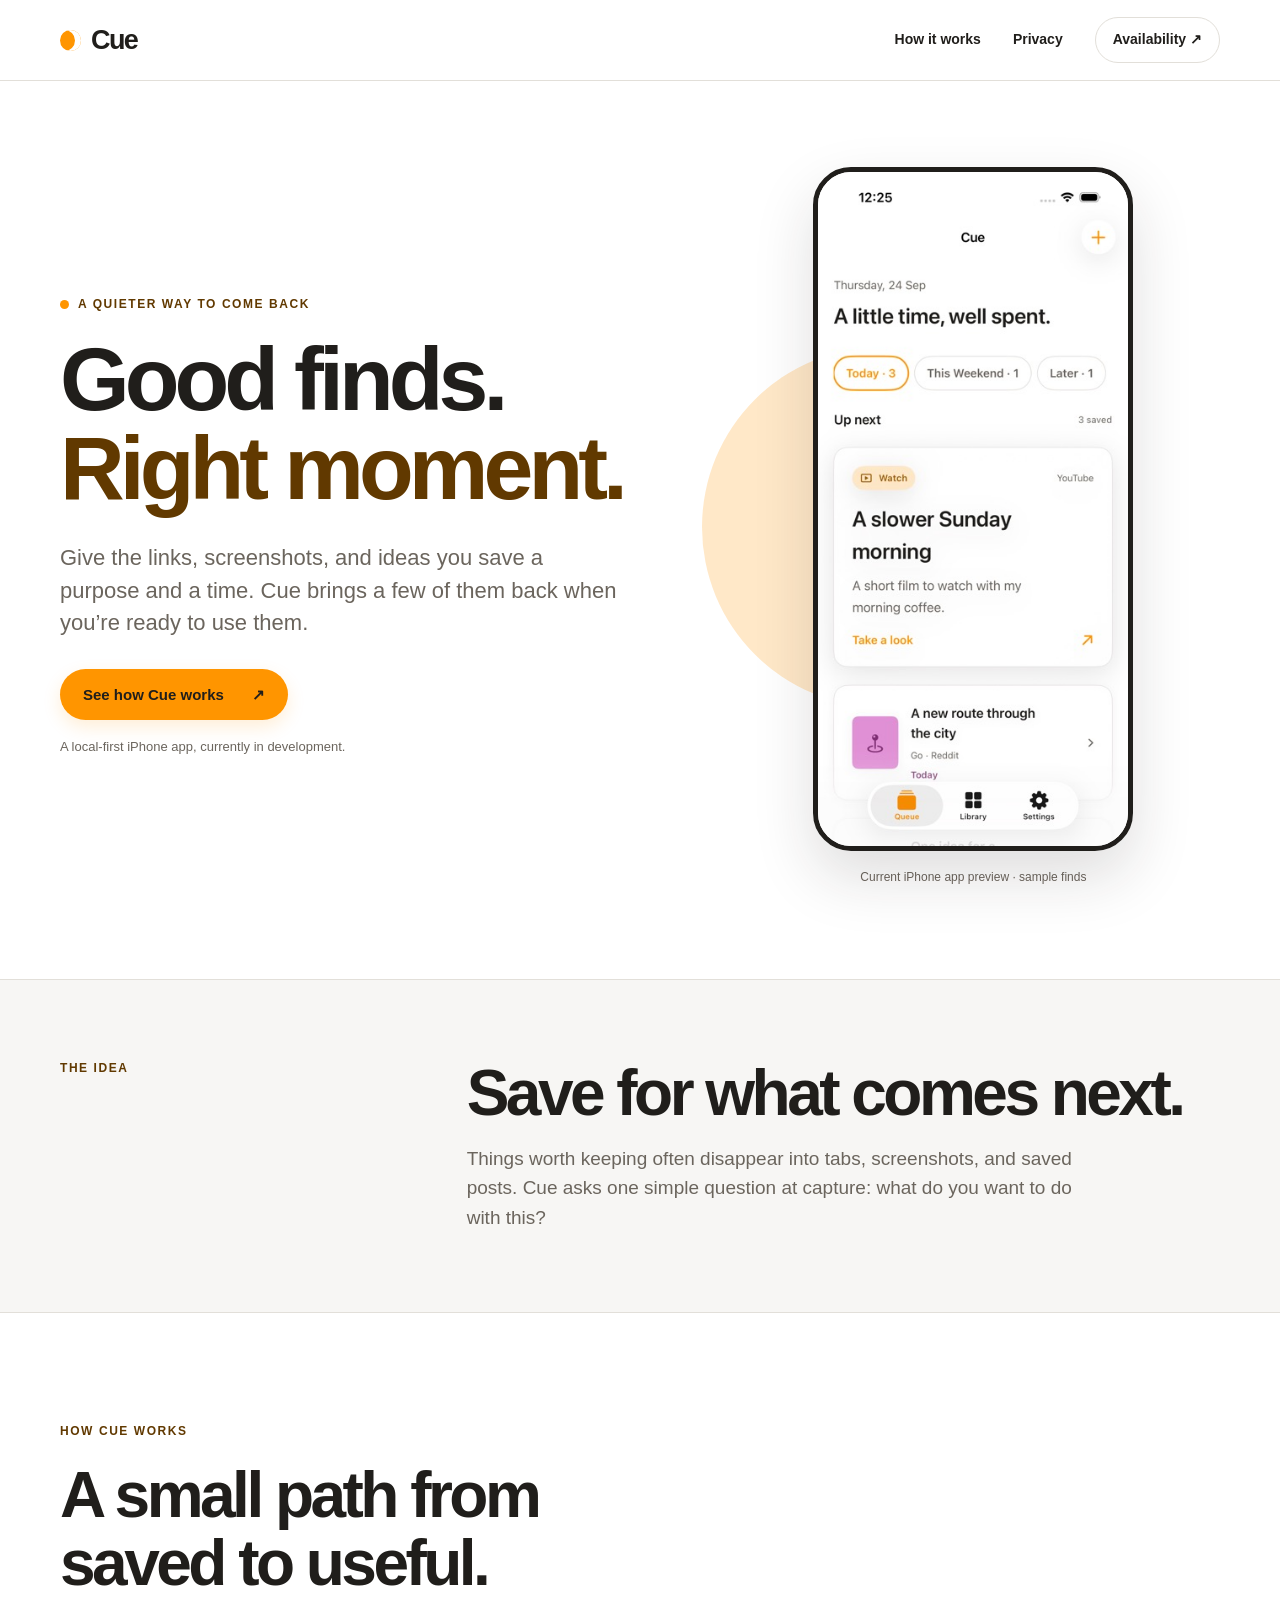
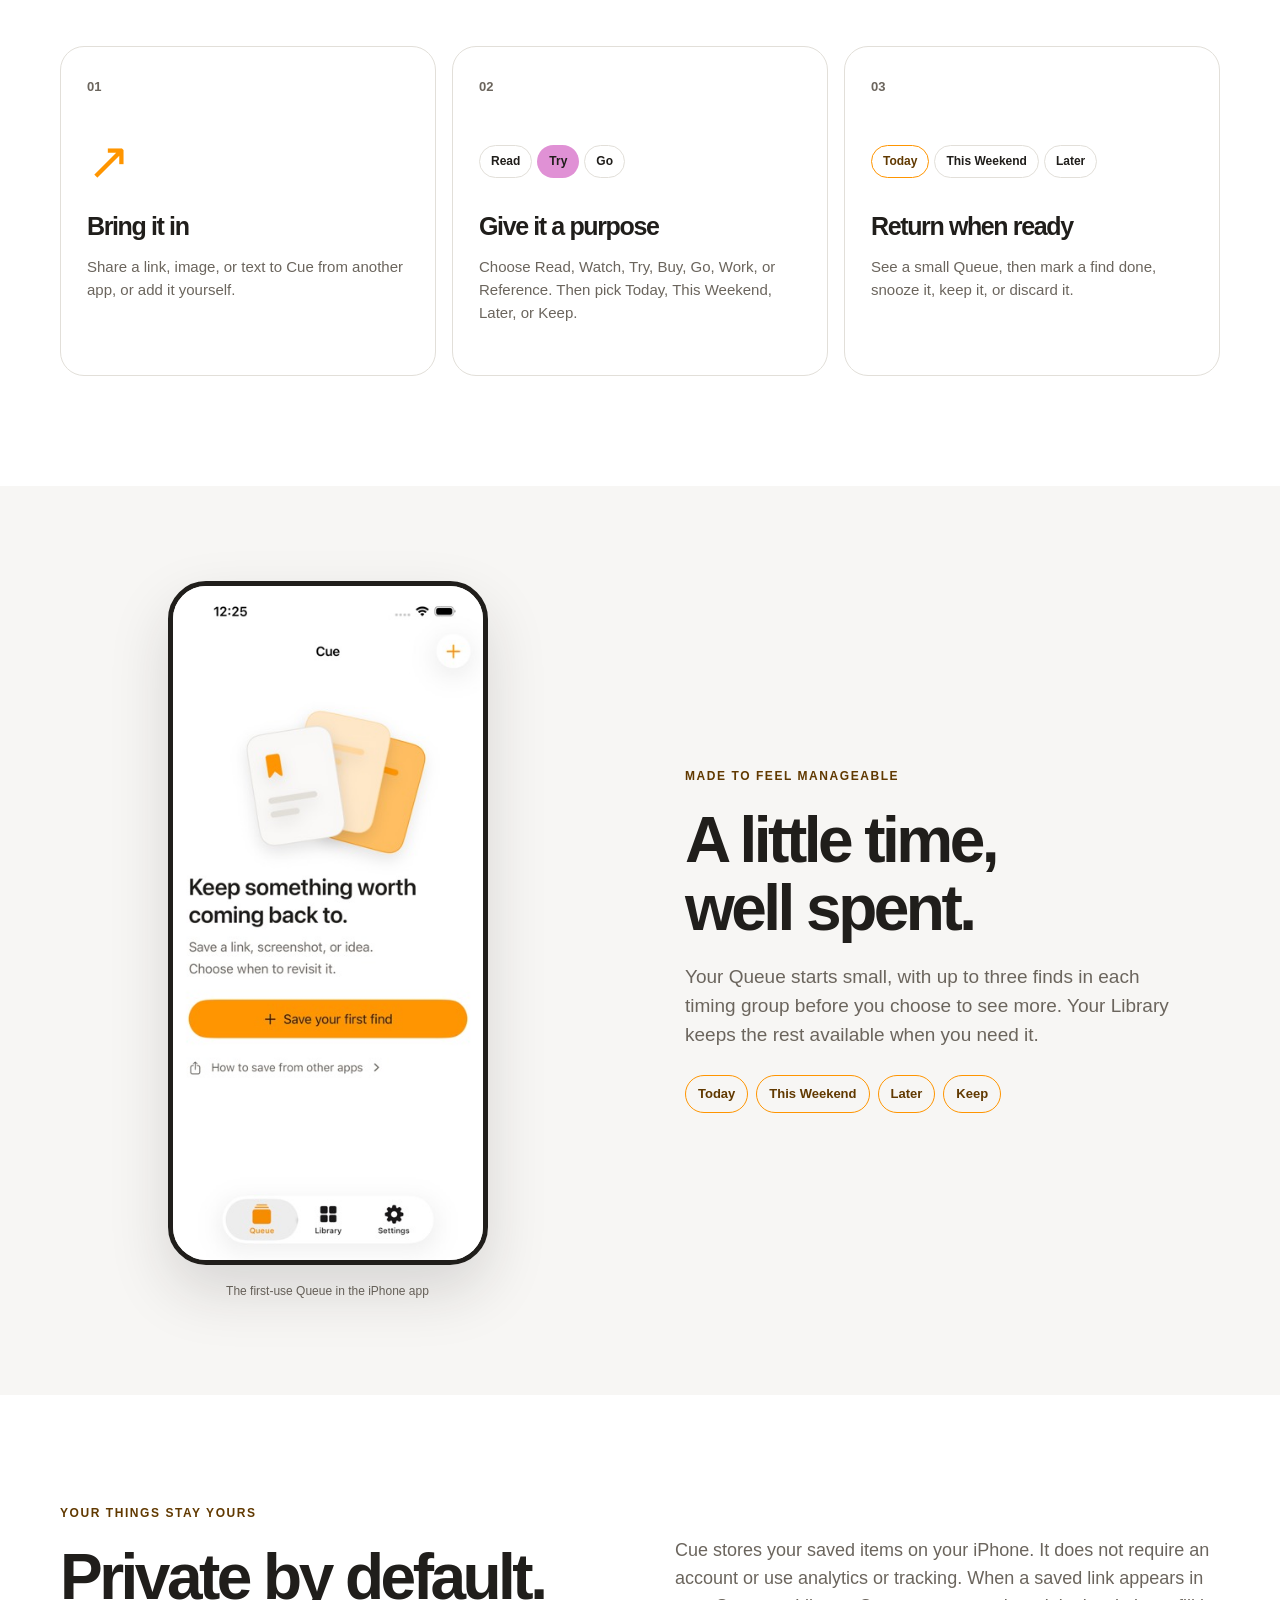
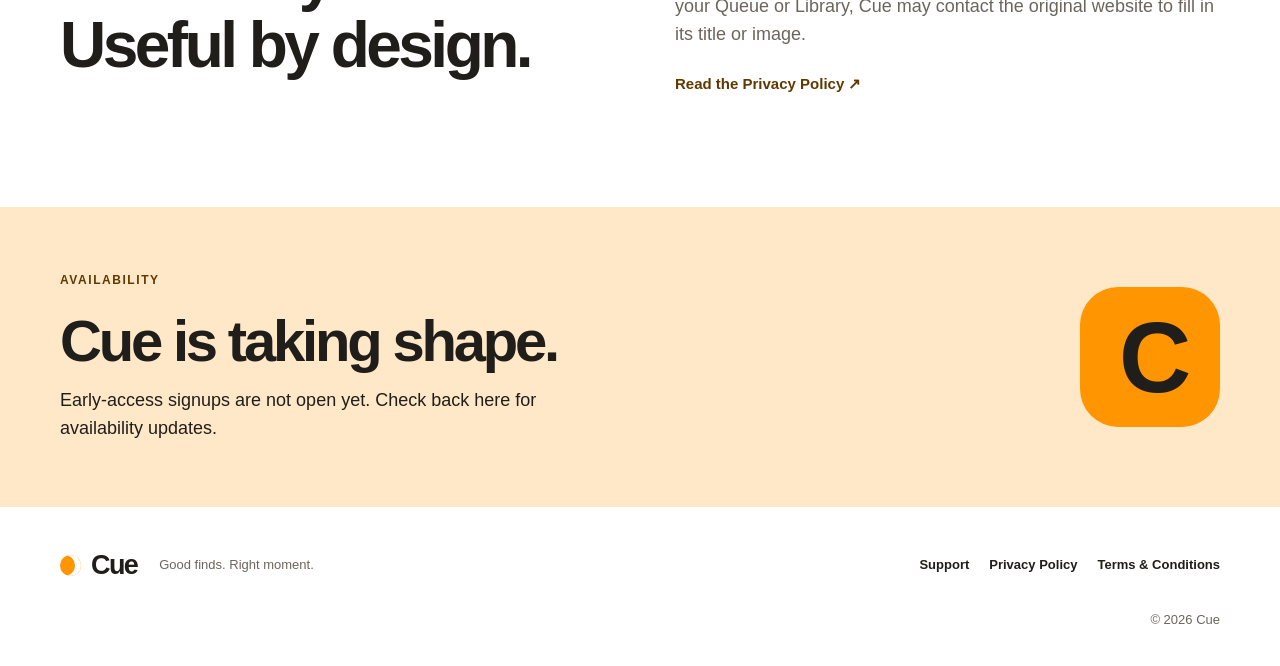
<file: index.html>
<!doctype html>
<html lang="en">
<head>
  <meta charset="UTF-8">
  <meta name="viewport" content="width=device-width, initial-scale=1">
  <meta name="theme-color" content="#FFFFFF">
  <meta name="description" content="Cue is a private, local-first iPhone app for giving saved links, screenshots, and ideas a useful next step.">
  <title>Cue — Good finds. Right moment.</title>
  <link rel="stylesheet" href="styles.css?v=2">
</head>
<body id="top">
  <a class="skip-link" href="#main">Skip to content</a>
  <header class="site-header">
    <nav class="nav wrap" aria-label="Main navigation">
      <a class="brand" href="#top" aria-label="Cue home"><span class="brand-mark" aria-hidden="true"></span>Cue</a>
      <div class="nav-links"><a href="#how-it-works">How it works</a><a href="#privacy">Privacy</a><a class="nav-cta" href="#availability">Availability <span aria-hidden="true">↗</span></a></div>
    </nav>
  </header>
  <main id="main">
    <section class="hero wrap" aria-labelledby="hero-title">
      <div>
        <p class="eyebrow"><span class="eyebrow-dot" aria-hidden="true"></span>A quieter way to come back</p>
        <h1 id="hero-title">Good finds.<br><span>Right moment.</span></h1>
        <p class="lead">Give the links, screenshots, and ideas you save a purpose and a time. Cue brings a few of them back when you’re ready to use them.</p>
        <a class="button" href="#how-it-works">See how Cue works <span aria-hidden="true">↗</span></a>
        <p class="supporting">A local-first iPhone app, currently in development.</p>
      </div>
      <figure class="hero-preview">
        <span class="preview-accent" aria-hidden="true"></span>
        <img src="assets/queue-populated.jpg" width="368" height="800" alt="Cue Queue with Today, This Weekend, and Later choices and a small set of saved finds">
        <figcaption>Current iPhone app preview · sample finds</figcaption>
      </figure>
    </section>
    <section class="intro-band" aria-labelledby="intro-title">
      <div class="wrap intro-grid">
        <p class="kicker">The idea</p>
        <div><h2 id="intro-title">Save for what comes next.</h2><p>Things worth keeping often disappear into tabs, screenshots, and saved posts. Cue asks one simple question at capture: what do you want to do with this?</p></div>
      </div>
    </section>
    <section class="section wrap" id="how-it-works" aria-labelledby="how-title">
      <div class="section-heading"><p class="kicker">How Cue works</p><h2 id="how-title">A small path from<br>saved to useful.</h2></div>
      <ol class="steps">
        <li class="step"><span class="step-number">01</span><div class="step-symbol share-symbol" aria-hidden="true">↗</div><h3>Bring it in</h3><p>Share a link, image, or text to Cue from another app, or add it yourself.</p></li>
        <li class="step"><span class="step-number">02</span><div class="step-symbol purpose-symbol" aria-hidden="true"><span>Read</span><span>Try</span><span>Go</span></div><h3>Give it a purpose</h3><p>Choose Read, Watch, Try, Buy, Go, Work, or Reference. Then pick Today, This Weekend, Later, or Keep.</p></li>
        <li class="step"><span class="step-number">03</span><div class="step-symbol timing-symbol" aria-hidden="true"><span>Today</span><span>This Weekend</span><span>Later</span></div><h3>Return when ready</h3><p>See a small Queue, then mark a find done, snooze it, keep it, or discard it.</p></li>
      </ol>
    </section>
    <section class="queue-section" aria-labelledby="queue-title">
      <div class="wrap queue-grid">
        <figure class="queue-preview"><img src="assets/queue-first-use.jpg" width="368" height="800" loading="lazy" alt="Cue’s first-use Queue with a Save your first find button and sharing guidance"><figcaption>The first-use Queue in the iPhone app</figcaption></figure>
        <div class="queue-copy"><p class="kicker">Made to feel manageable</p><h2 id="queue-title">A little time,<br>well spent.</h2><p>Your Queue starts small, with up to three finds in each timing group before you choose to see more. Your Library keeps the rest available when you need it.</p><div class="timing-chips" aria-label="Cue timing choices"><span>Today</span><span>This Weekend</span><span>Later</span><span>Keep</span></div></div>
      </div>
    </section>
    <section class="section wrap privacy-grid" id="privacy" aria-labelledby="privacy-title">
      <div><p class="kicker">Your things stay yours</p><h2 id="privacy-title">Private by default.<br>Useful by design.</h2></div>
      <div class="privacy-copy"><p>Cue stores your saved items on your iPhone. It does not require an account or use analytics or tracking. When a saved link appears in your Queue or Library, Cue may contact the original website to fill in its title or image.</p><a class="text-link" href="legal/privacy-policy.html">Read the Privacy Policy <span aria-hidden="true">↗</span></a></div>
    </section>
    <section class="availability" id="availability" aria-labelledby="availability-title"><div class="wrap availability-inner"><div><p class="kicker">Availability</p><h2 id="availability-title">Cue is taking shape.</h2><p>Early-access signups are not open yet. Check back here for availability updates.</p></div><span class="availability-mark" aria-hidden="true">C</span></div></section>
  </main>
  <footer class="footer wrap"><a class="brand" href="#top"><span class="brand-mark" aria-hidden="true"></span>Cue</a><p>Good finds. Right moment.</p><nav aria-label="Support and legal pages"><a href="support/">Support</a><a href="legal/privacy-policy.html">Privacy Policy</a><a href="legal/terms-and-conditions.html">Terms &amp; Conditions</a></nav><small>© 2026 Cue</small></footer>
</body>
</html>
</file>
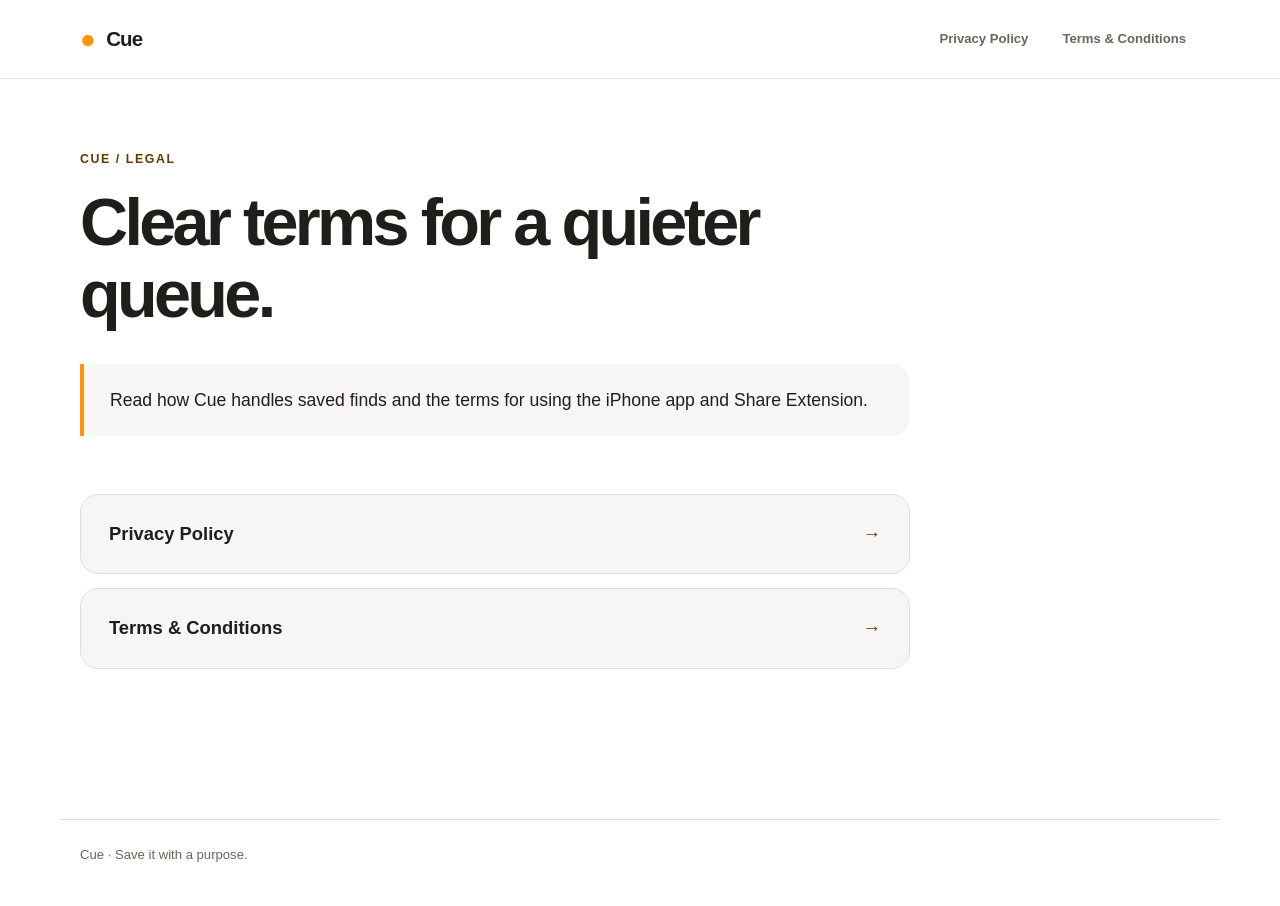
<file: legal/index.html>
<!doctype html>
<html lang="en">
  <head>
    <meta charset="utf-8" />
    <meta name="viewport" content="width=device-width, initial-scale=1" />
    <meta name="color-scheme" content="light dark" />
    <meta name="description" content="Privacy Policy and Terms &amp; Conditions for the Cue iPhone app." />
    <title>Legal · Cue</title>
    <link rel="stylesheet" href="legal.css" />
  </head>
  <body>
    <a class="skip-link" href="#main">Skip to content</a>
    <header class="site-header">
      <div class="header-inner">
        <a class="brand" href="index.html" aria-label="Cue legal home"><span class="brand-dot" aria-hidden="true">●</span><span>Cue</span></a>
        <nav class="page-nav" aria-label="Legal pages">
          <a href="privacy-policy.html">Privacy Policy</a>
          <a href="terms-and-conditions.html">Terms &amp; Conditions</a>
        </nav>
      </div>
    </header>

    <main id="main" class="page legal-home">
      <div class="page-heading">
        <p class="eyebrow">Cue / Legal</p>
        <h1>Clear terms for a quieter queue.</h1>
        <p class="introduction">Read how Cue handles saved finds and the terms for using the iPhone app and Share Extension.</p>
      </div>
      <div class="legal-home-links">
        <a href="privacy-policy.html"><span>Privacy Policy</span><span aria-hidden="true">→</span></a>
        <a href="terms-and-conditions.html"><span>Terms &amp; Conditions</span><span aria-hidden="true">→</span></a>
      </div>
    </main>

    <footer class="site-footer"><span>Cue · Save it with a purpose.</span></footer>
  </body>
</html>
</file>
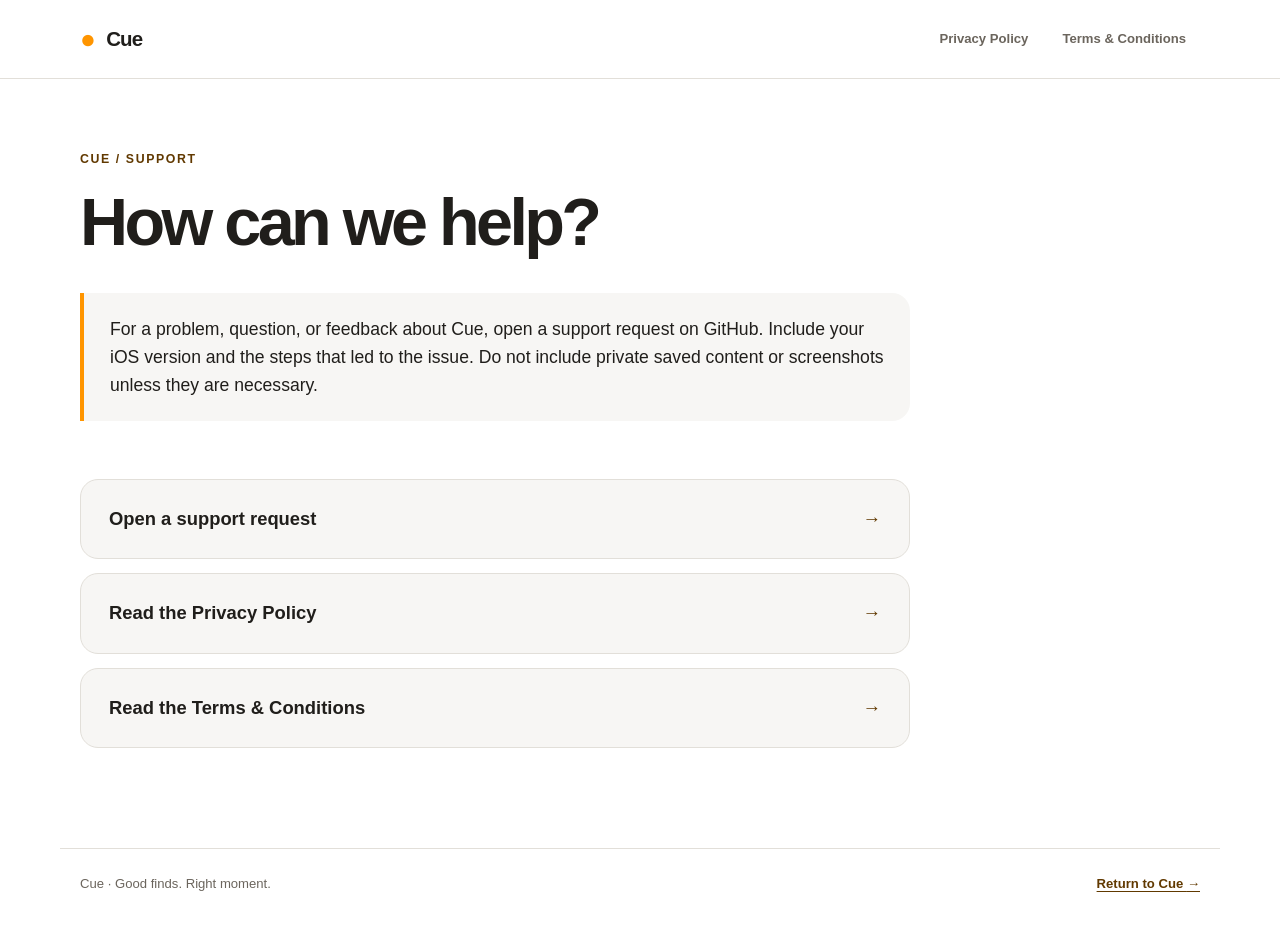
<file: support/index.html>
<!doctype html>
<html lang="en">
  <head>
    <meta charset="utf-8" />
    <meta name="viewport" content="width=device-width, initial-scale=1" />
    <meta name="color-scheme" content="light dark" />
    <meta name="description" content="Support for the Cue iPhone app and Share Extension." />
    <title>Support · Cue</title>
    <link rel="stylesheet" href="../legal/legal.css" />
  </head>
  <body>
    <a class="skip-link" href="#main">Skip to content</a>
    <header class="site-header">
      <div class="header-inner">
        <a class="brand" href="../index.html" aria-label="Cue home"><span class="brand-dot" aria-hidden="true">●</span><span>Cue</span></a>
        <nav class="page-nav" aria-label="Support and legal pages">
          <a href="../legal/privacy-policy.html">Privacy Policy</a>
          <a href="../legal/terms-and-conditions.html">Terms &amp; Conditions</a>
        </nav>
      </div>
    </header>

    <main id="main" class="page legal-home">
      <div class="page-heading">
        <p class="eyebrow">Cue / Support</p>
        <h1>How can we help?</h1>
        <p class="introduction">For a problem, question, or feedback about Cue, open a support request on GitHub. Include your iOS version and the steps that led to the issue. Do not include private saved content or screenshots unless they are necessary.</p>
      </div>
      <div class="legal-home-links">
        <a href="https://github.com/Abhishek6353/cue-web/issues/new"><span>Open a support request</span><span aria-hidden="true">→</span></a>
        <a href="../legal/privacy-policy.html"><span>Read the Privacy Policy</span><span aria-hidden="true">→</span></a>
        <a href="../legal/terms-and-conditions.html"><span>Read the Terms &amp; Conditions</span><span aria-hidden="true">→</span></a>
      </div>
    </main>

    <footer class="site-footer">
      <span>Cue · Good finds. Right moment.</span>
      <a href="../index.html">Return to Cue <span aria-hidden="true">→</span></a>
    </footer>
  </body>
</html>
</file>
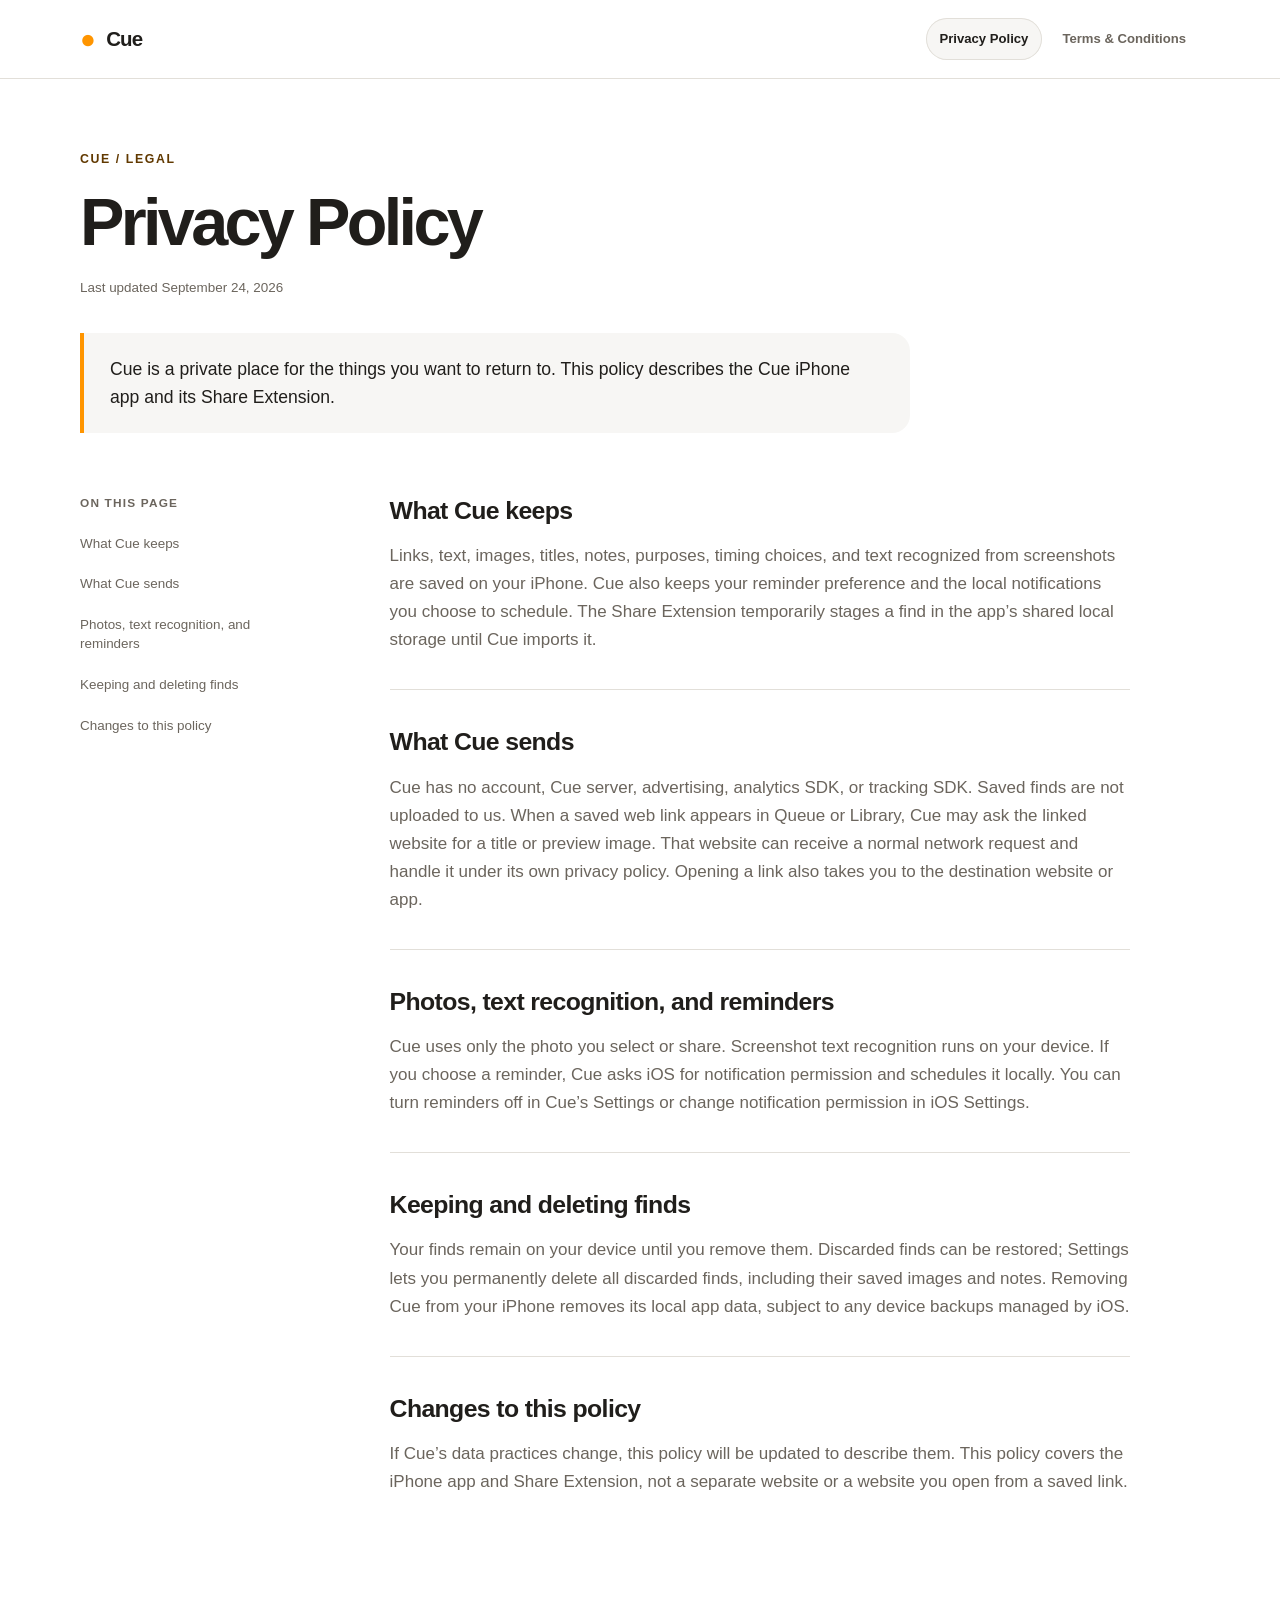
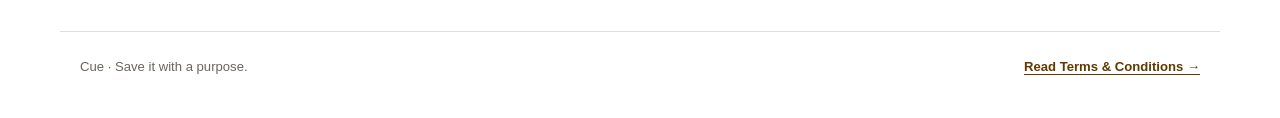
<file: legal/privacy-policy.html>
<!doctype html>
<html lang="en">
  <head>
    <meta charset="utf-8" />
    <meta name="viewport" content="width=device-width, initial-scale=1" />
    <meta name="color-scheme" content="light dark" />
    <meta name="description" content="Cue's Privacy Policy for the iPhone app and Share Extension." />
    <title>Privacy Policy · Cue</title>
    <link rel="stylesheet" href="legal.css" />
  </head>
  <body>
    <a class="skip-link" href="#main">Skip to content</a>
    <header class="site-header">
      <div class="header-inner">
        <a class="brand" href="index.html" aria-label="Cue legal home"><span class="brand-dot" aria-hidden="true">●</span><span>Cue</span></a>
        <nav class="page-nav" aria-label="Legal pages">
          <a href="privacy-policy.html" aria-current="page">Privacy Policy</a>
          <a href="terms-and-conditions.html">Terms &amp; Conditions</a>
        </nav>
      </div>
    </header>

    <main id="main" class="page">
      <div class="page-heading">
        <p class="eyebrow">Cue / Legal</p>
        <h1>Privacy Policy</h1>
        <p class="updated">Last updated <time datetime="2026-09-24">September 24, 2026</time></p>
        <p class="introduction">Cue is a private place for the things you want to return to. This policy describes the Cue iPhone app and its Share Extension.</p>
      </div>

      <div class="reading-grid">
        <nav class="contents" aria-label="On this page">
          <p>On this page</p>
          <a href="#what-cue-keeps">What Cue keeps</a>
          <a href="#what-cue-sends">What Cue sends</a>
          <a href="#photos-text-recognition-and-reminders">Photos, text recognition, and reminders</a>
          <a href="#keeping-and-deleting-finds">Keeping and deleting finds</a>
          <a href="#changes-to-this-policy">Changes to this policy</a>
        </nav>

        <article class="document" aria-label="Privacy Policy">
          <section id="what-cue-keeps" aria-labelledby="what-cue-keeps-heading">
            <h2 id="what-cue-keeps-heading">What Cue keeps</h2>
            <p>Links, text, images, titles, notes, purposes, timing choices, and text recognized from screenshots are saved on your iPhone. Cue also keeps your reminder preference and the local notifications you choose to schedule. The Share Extension temporarily stages a find in the app’s shared local storage until Cue imports it.</p>
          </section>
          <section id="what-cue-sends" aria-labelledby="what-cue-sends-heading">
            <h2 id="what-cue-sends-heading">What Cue sends</h2>
            <p>Cue has no account, Cue server, advertising, analytics SDK, or tracking SDK. Saved finds are not uploaded to us. When a saved web link appears in Queue or Library, Cue may ask the linked website for a title or preview image. That website can receive a normal network request and handle it under its own privacy policy. Opening a link also takes you to the destination website or app.</p>
          </section>
          <section id="photos-text-recognition-and-reminders" aria-labelledby="photos-text-recognition-and-reminders-heading">
            <h2 id="photos-text-recognition-and-reminders-heading">Photos, text recognition, and reminders</h2>
            <p>Cue uses only the photo you select or share. Screenshot text recognition runs on your device. If you choose a reminder, Cue asks iOS for notification permission and schedules it locally. You can turn reminders off in Cue’s Settings or change notification permission in iOS Settings.</p>
          </section>
          <section id="keeping-and-deleting-finds" aria-labelledby="keeping-and-deleting-finds-heading">
            <h2 id="keeping-and-deleting-finds-heading">Keeping and deleting finds</h2>
            <p>Your finds remain on your device until you remove them. Discarded finds can be restored; Settings lets you permanently delete all discarded finds, including their saved images and notes. Removing Cue from your iPhone removes its local app data, subject to any device backups managed by iOS.</p>
          </section>
          <section id="changes-to-this-policy" aria-labelledby="changes-to-this-policy-heading">
            <h2 id="changes-to-this-policy-heading">Changes to this policy</h2>
            <p>If Cue’s data practices change, this policy will be updated to describe them. This policy covers the iPhone app and Share Extension, not a separate website or a website you open from a saved link.</p>
          </section>
        </article>
      </div>
    </main>

    <footer class="site-footer">
      <span>Cue · Save it with a purpose.</span>
      <a href="terms-and-conditions.html">Read Terms &amp; Conditions <span aria-hidden="true">→</span></a>
    </footer>
  </body>
</html>
</file>
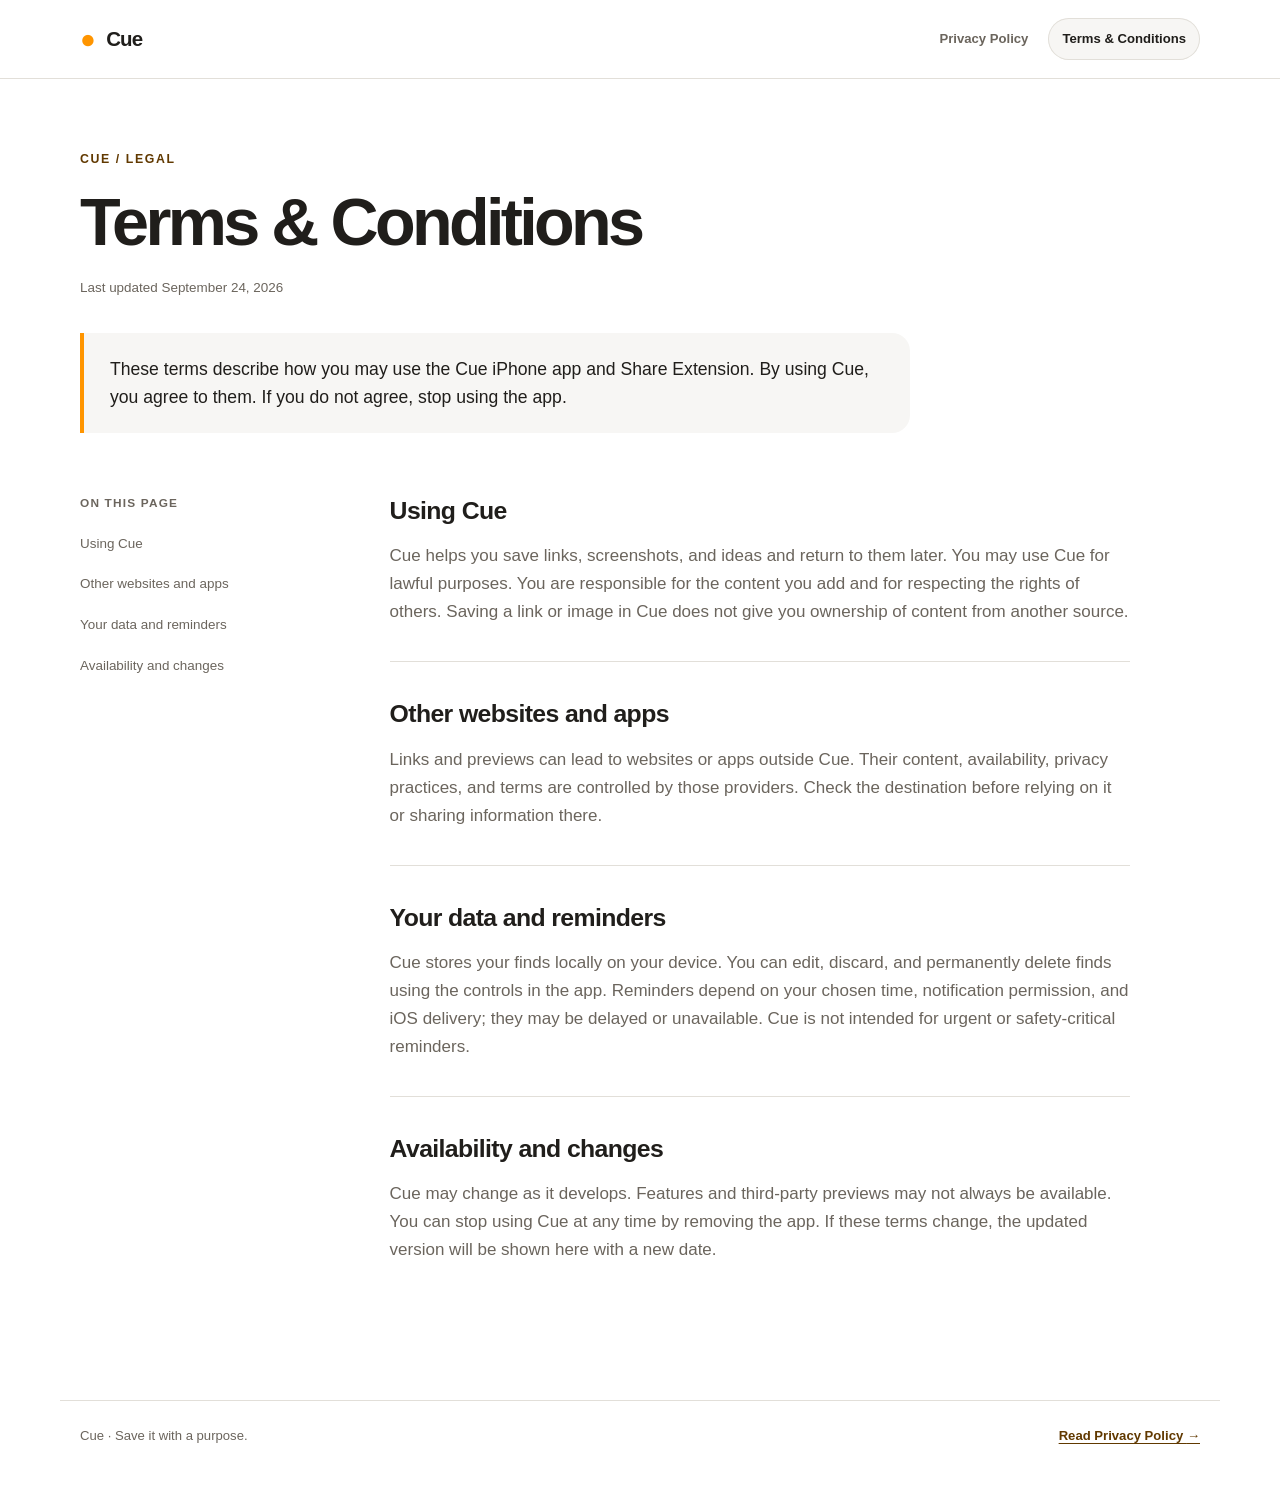
<file: legal/terms-and-conditions.html>
<!doctype html>
<html lang="en">
  <head>
    <meta charset="utf-8" />
    <meta name="viewport" content="width=device-width, initial-scale=1" />
    <meta name="color-scheme" content="light dark" />
    <meta name="description" content="Cue's Terms &amp; Conditions for the iPhone app and Share Extension." />
    <title>Terms &amp; Conditions · Cue</title>
    <link rel="stylesheet" href="legal.css" />
  </head>
  <body>
    <a class="skip-link" href="#main">Skip to content</a>
    <header class="site-header">
      <div class="header-inner">
        <a class="brand" href="index.html" aria-label="Cue legal home"><span class="brand-dot" aria-hidden="true">●</span><span>Cue</span></a>
        <nav class="page-nav" aria-label="Legal pages">
          <a href="privacy-policy.html">Privacy Policy</a>
          <a href="terms-and-conditions.html" aria-current="page">Terms &amp; Conditions</a>
        </nav>
      </div>
    </header>

    <main id="main" class="page">
      <div class="page-heading">
        <p class="eyebrow">Cue / Legal</p>
        <h1>Terms &amp; Conditions</h1>
        <p class="updated">Last updated <time datetime="2026-09-24">September 24, 2026</time></p>
        <p class="introduction">These terms describe how you may use the Cue iPhone app and Share Extension. By using Cue, you agree to them. If you do not agree, stop using the app.</p>
      </div>

      <div class="reading-grid">
        <nav class="contents" aria-label="On this page">
          <p>On this page</p>
          <a href="#using-cue">Using Cue</a>
          <a href="#other-websites-and-apps">Other websites and apps</a>
          <a href="#your-data-and-reminders">Your data and reminders</a>
          <a href="#availability-and-changes">Availability and changes</a>
        </nav>

        <article class="document" aria-label="Terms &amp; Conditions">
          <section id="using-cue" aria-labelledby="using-cue-heading">
            <h2 id="using-cue-heading">Using Cue</h2>
            <p>Cue helps you save links, screenshots, and ideas and return to them later. You may use Cue for lawful purposes. You are responsible for the content you add and for respecting the rights of others. Saving a link or image in Cue does not give you ownership of content from another source.</p>
          </section>
          <section id="other-websites-and-apps" aria-labelledby="other-websites-and-apps-heading">
            <h2 id="other-websites-and-apps-heading">Other websites and apps</h2>
            <p>Links and previews can lead to websites or apps outside Cue. Their content, availability, privacy practices, and terms are controlled by those providers. Check the destination before relying on it or sharing information there.</p>
          </section>
          <section id="your-data-and-reminders" aria-labelledby="your-data-and-reminders-heading">
            <h2 id="your-data-and-reminders-heading">Your data and reminders</h2>
            <p>Cue stores your finds locally on your device. You can edit, discard, and permanently delete finds using the controls in the app. Reminders depend on your chosen time, notification permission, and iOS delivery; they may be delayed or unavailable. Cue is not intended for urgent or safety-critical reminders.</p>
          </section>
          <section id="availability-and-changes" aria-labelledby="availability-and-changes-heading">
            <h2 id="availability-and-changes-heading">Availability and changes</h2>
            <p>Cue may change as it develops. Features and third-party previews may not always be available. You can stop using Cue at any time by removing the app. If these terms change, the updated version will be shown here with a new date.</p>
          </section>
        </article>
      </div>
    </main>

    <footer class="site-footer">
      <span>Cue · Save it with a purpose.</span>
      <a href="privacy-policy.html">Read Privacy Policy <span aria-hidden="true">→</span></a>
    </footer>
  </body>
</html>
</file>
<file: styles.css>
:root{color-scheme:light dark;--page:#fff;--surface:#f7f6f4;--raised:#fff;--text:#201e1b;--sub:#6b655d;--border:#e2dfd9;--orange:#ff9500;--orange-ink:#613900}
@media(prefers-color-scheme:dark){:root{--page:#16140f;--surface:#201e1b;--raised:#2c2924;--text:#faf9f7;--sub:#c9c4bb;--border:#4f4a44;--orange-ink:#ffbe61}}
*{box-sizing:border-box}html{scroll-behavior:smooth}body{margin:0;background:var(--page);color:var(--text);font-family:-apple-system,BlinkMacSystemFont,"Segoe UI",sans-serif;font-size:17px;line-height:1.55}img{max-width:100%;height:auto}a{color:inherit}a:focus-visible{outline:3px solid var(--orange);outline-offset:4px;border-radius:5px}.wrap{width:min(1160px,calc(100% - 40px));margin-inline:auto}.skip-link{position:absolute;top:-5rem;left:20px;z-index:10;padding:10px 16px;background:var(--text);color:var(--page);border-radius:10px}.skip-link:focus{top:12px}.site-header{border-bottom:1px solid var(--border)}.nav{min-height:80px;display:flex;align-items:center;justify-content:space-between;gap:20px}.brand{display:inline-flex;align-items:center;gap:10px;text-decoration:none;font-size:27px;line-height:1;font-weight:750;letter-spacing:-.06em}.brand-mark{width:21px;height:21px;background:var(--orange);border-radius:50%;display:inline-block;box-shadow:inset -6px 0 0 var(--page)}.nav-links{display:flex;align-items:center;gap:32px}.nav-links a{font-size:14px;font-weight:650;text-decoration:none}.nav-links a:hover,.footer nav a:hover,.text-link:hover{text-decoration:underline;text-underline-offset:4px}.nav-links .nav-cta{padding:11px 17px;border:1px solid var(--border);border-radius:999px}.hero{min-height:710px;padding-block:86px 92px;display:grid;grid-template-columns:minmax(0,1.1fr) minmax(320px,.9fr);align-items:center;gap:5vw}.eyebrow,.kicker{margin:0 0 22px;text-transform:uppercase;letter-spacing:.13em;font-size:12px;line-height:1.4;font-weight:750;color:var(--orange-ink)}.eyebrow{display:flex;align-items:center;gap:9px}.eyebrow-dot{width:9px;height:9px;border-radius:50%;background:var(--orange)}h1,h2,h3,p{overflow-wrap:break-word}h1,h2,h3{letter-spacing:-.055em}h1{margin:0;font-size:clamp(64px,7vw,100px);line-height:.99;font-weight:760}h1 span{color:var(--orange-ink)}.lead{max-width:560px;margin:30px 0;font-size:clamp(19px,2vw,22px);line-height:1.47;color:var(--sub)}.button{min-height:51px;display:inline-flex;align-items:center;gap:28px;padding:12px 23px;background:var(--orange);color:#201e1b;border-radius:999px;font-size:15px;font-weight:750;text-decoration:none;box-shadow:0 7px 18px #ff950029}.button:hover{background:#ffae3c}.supporting{margin:17px 0 0;color:var(--sub);font-size:13px}.hero-preview,.queue-preview{margin:0;display:flex;flex-direction:column;align-items:center}.hero-preview{position:relative;isolation:isolate}.hero-preview img,.queue-preview img{display:block;width:min(100%,320px);height:auto;border:5px solid var(--text);border-radius:38px;box-shadow:0 26px 60px #201e1b25;position:relative;z-index:1}.hero-preview figcaption,.queue-preview figcaption{margin-top:17px;color:var(--sub);font-size:12px;text-align:center}.preview-accent{position:absolute;z-index:-1;width:360px;height:360px;border-radius:50%;background:#ffe8c8;top:25%;left:-5%}.intro-band{background:var(--surface);border-block:1px solid var(--border)}.intro-grid{padding-block:80px;display:grid;grid-template-columns:1fr 2fr;gap:30px}.intro-grid h2{font-size:clamp(40px,5vw,64px);line-height:1.04;margin:0 0 18px}.intro-grid p:last-child{max-width:630px;margin:0;color:var(--sub);font-size:19px}.section{padding-block:110px}.section-heading{margin-bottom:48px}.section h2,.queue-copy h2,.availability h2{margin:0;font-size:clamp(42px,5vw,66px);line-height:1.06}.steps{padding:0;margin:0;list-style:none;display:grid;grid-template-columns:repeat(3,minmax(0,1fr));gap:16px}.step{min-height:330px;padding:26px;border:1px solid var(--border);border-radius:24px;background:var(--raised)}.step-number{font-size:13px;font-weight:750;color:var(--sub)}.step-symbol{height:85px;margin-top:20px;display:flex;align-items:center}.share-symbol{font-size:52px;color:var(--orange)}.purpose-symbol,.timing-symbol{gap:5px;flex-wrap:wrap}.purpose-symbol span,.timing-symbol span,.timing-chips span{padding:6px 11px;border:1px solid var(--border);border-radius:999px;font-size:12px;font-weight:700}.purpose-symbol span:nth-child(2){background:#e091d5;color:#201e1b;border-color:transparent}.timing-symbol span:first-child{border-color:var(--orange);color:var(--orange-ink)}.step h3{margin:3px 0 9px;font-size:25px}.step p{margin:0;color:var(--sub);font-size:15px}.queue-section{background:var(--surface);overflow:hidden}.queue-grid{padding-block:95px;display:grid;grid-template-columns:1fr 1fr;align-items:center;gap:90px}.queue-copy p:not(.kicker){max-width:490px;color:var(--sub);font-size:19px}.timing-chips{display:flex;flex-wrap:wrap;gap:8px;margin-top:25px}.timing-chips span{border-color:var(--orange);color:var(--orange-ink);font-size:13px;padding:8px 12px}.privacy-grid{display:grid;grid-template-columns:1fr 1fr;gap:70px}.privacy-copy{padding-top:32px}.privacy-copy p{margin:0 0 22px;font-size:18px;color:var(--sub)}.text-link{font-size:15px;font-weight:750;color:var(--orange-ink);text-decoration:none}.availability{background:#ffe8c8;color:#201e1b}.availability-inner{min-height:300px;display:flex;align-items:center;justify-content:space-between;gap:30px;padding-block:55px}.availability .kicker{color:#613900}.availability h2{font-size:clamp(38px,5vw,58px)}.availability p:last-child{font-size:18px;margin:15px 0 0;max-width:530px}.availability-mark{display:grid;place-items:center;flex:none;width:140px;height:140px;background:#ff9500;border-radius:38px;font-size:100px;font-weight:760;line-height:1;letter-spacing:-.1em}.footer{min-height:150px;padding-block:35px;display:flex;align-items:center;gap:22px;flex-wrap:wrap}.footer p,.footer small{color:var(--sub);font-size:13px}.footer nav{display:flex;gap:20px;margin-left:auto}.footer nav a{font-size:13px;font-weight:650;text-decoration:none}.footer small{width:100%;text-align:right}
@media(max-width:800px){.hero{min-height:0;grid-template-columns:1fr;padding-block:64px;gap:65px}.hero-preview img{width:min(78vw,320px)}.preview-accent{left:15%}.intro-grid,.queue-grid,.privacy-grid{grid-template-columns:1fr;gap:30px}.steps{grid-template-columns:1fr}.step{min-height:0}.queue-grid{gap:55px}.queue-preview{order:2}.queue-copy{order:1}.privacy-copy{padding-top:0}}
@media(max-width:560px){.nav{min-height:68px}.nav-links{gap:12px}.nav-links a{font-size:12px}.nav-links a:nth-child(2){display:none}.nav-links .nav-cta{padding:8px 11px}.brand{font-size:24px}.hero{padding-block:54px 65px}.hero h1{font-size:clamp(52px,13vw,72px)}.lead{margin-block:23px}.intro-grid,.section,.queue-grid{padding-block:72px}.intro-grid h2,.section h2,.queue-copy h2{font-size:42px}.section-heading{margin-bottom:30px}.step{padding:23px}.preview-accent{width:280px;height:280px;left:0}.availability-inner{min-height:0}.availability-mark{display:none}.footer{align-items:flex-start;flex-direction:column;gap:10px}.footer p{margin:0}.footer nav{margin:12px 0 0}.footer small{width:auto;text-align:left}}
@media(prefers-color-scheme:dark){.preview-accent{background:#372000}.availability{background:#372000;color:#faf9f7}.availability .kicker{color:#ffbe61}}
@media(prefers-reduced-motion:reduce){html{scroll-behavior:auto}}
</file>
<file: legal/legal.css>
:root {
  color-scheme: light dark;
  --page: #ffffff;
  --surface: #f7f6f4;
  --text: #201e1b;
  --secondary: #6b655d;
  --border: #e2dfd9;
  --accent: #ff9500;
  --accent-ink: #613900;
}

@media (prefers-color-scheme: dark) {
  :root {
    --page: #16140f;
    --surface: #201e1b;
    --text: #faf9f7;
    --secondary: #c9c4bb;
    --border: #4f4a44;
    --accent-ink: #ffbe61;
  }
}

* { box-sizing: border-box; }
html { scroll-behavior: smooth; }
body {
  margin: 0;
  background: var(--page);
  color: var(--text);
  font-family: -apple-system, BlinkMacSystemFont, "Segoe UI", sans-serif;
  font-size: 17px;
  line-height: 1.65;
}
a { color: inherit; }
a:focus-visible { outline: 3px solid var(--accent); outline-offset: 4px; border-radius: 3px; }
.skip-link {
  position: absolute;
  top: -5rem;
  left: 1rem;
  z-index: 10;
  padding: .65rem 1rem;
  background: var(--text);
  color: var(--page);
  border-radius: 8px;
}
.skip-link:focus { top: 1rem; }

.site-header { border-bottom: 1px solid var(--border); }
.header-inner {
  max-width: 1160px;
  min-height: 78px;
  margin: auto;
  padding: 12px 20px;
  display: flex;
  align-items: center;
  justify-content: space-between;
  gap: 24px;
}
.brand { display: inline-flex; align-items: center; gap: 11px; font-size: 1.28rem; font-weight: 720; letter-spacing: -.04em; text-decoration: none; }
.brand-dot { color: var(--accent); font-size: 1.65rem; line-height: 1; }
.page-nav { display: flex; flex-wrap: wrap; gap: 6px; }
.page-nav a {
  padding: 10px 14px;
  border-radius: 999px;
  color: var(--secondary);
  font-size: .82rem;
  font-weight: 600;
  text-decoration: none;
}
.page-nav a:hover, .page-nav a[aria-current="page"] { background: var(--surface); color: var(--text); }
.page-nav a[aria-current="page"] { box-shadow: inset 0 0 0 1px var(--border); }

.page { max-width: 1160px; margin: auto; padding: 70px 20px 100px; }
.page-heading { max-width: 830px; }
.eyebrow { margin: 0 0 18px; color: var(--accent-ink); font-size: .77rem; font-weight: 700; letter-spacing: .13em; text-transform: uppercase; }
h1, h2, p { overflow-wrap: break-word; }
h1 { margin: 0; font-size: clamp(2.45rem, 5.2vw, 4.25rem); line-height: 1.07; font-weight: 700; letter-spacing: -.055em; }
.updated { margin: 18px 0 0; color: var(--secondary); font-size: .84rem; }
.introduction {
  margin: 34px 0 0;
  padding: 22px 26px;
  background: var(--surface);
  border-left: 4px solid var(--accent);
  border-radius: 0 18px 18px 0;
  font-size: 1.1rem;
  line-height: 1.6;
}
.reading-grid { display: grid; grid-template-columns: 220px minmax(0, 740px); gap: clamp(40px, 7vw, 90px); margin-top: 62px; }
.contents { align-self: start; position: sticky; top: 24px; display: grid; gap: 4px; font-size: .84rem; line-height: 1.4; }
.contents p { margin: 0 0 10px; color: var(--secondary); font-size: .74rem; font-weight: 700; letter-spacing: .1em; text-transform: uppercase; }
.contents a { padding: 9px 11px; margin-left: -11px; color: var(--secondary); text-decoration: none; border-radius: 8px; }
.contents a:hover { color: var(--text); background: var(--surface); }
.document section { padding: 0 0 35px; margin: 0 0 36px; border-bottom: 1px solid var(--border); scroll-margin-top: 26px; }
.document section:last-child { margin-bottom: 0; border-bottom: 0; }
h2 { margin: 0 0 15px; font-size: clamp(1.3rem, 2.4vw, 1.55rem); line-height: 1.3; font-weight: 670; letter-spacing: -.025em; }
.document p { margin: 0; color: var(--secondary); }
.site-footer {
  max-width: 1160px;
  margin: auto;
  padding: 24px 20px 40px;
  border-top: 1px solid var(--border);
  display: flex;
  justify-content: space-between;
  gap: 16px;
  color: var(--secondary);
  font-size: .82rem;
}
.site-footer a { color: var(--accent-ink); font-weight: 700; text-underline-offset: 3px; }
.legal-home { min-height: calc(100vh - 160px); }
.legal-home-links { display: grid; gap: 14px; max-width: 830px; margin-top: 58px; }
.legal-home-links a { display: flex; align-items: center; justify-content: space-between; gap: 20px; padding: 24px 28px; border: 1px solid var(--border); border-radius: 18px; background: var(--surface); font-size: 1.15rem; font-weight: 680; text-decoration: none; }
.legal-home-links a:hover { border-color: var(--accent); }
.legal-home-links a span:last-child { color: var(--accent-ink); }

@media (max-width: 720px) {
  .header-inner { align-items: flex-start; flex-direction: column; gap: 9px; }
  .page-nav { width: 100%; }
  .page-nav a { padding: 9px 12px; }
  .page { padding-top: 42px; padding-bottom: 60px; }
  .introduction { margin-top: 28px; padding: 18px 20px; }
  .reading-grid { display: block; margin-top: 36px; }
  .contents { position: static; padding: 18px 20px; margin-bottom: 44px; background: var(--surface); border-radius: 18px; }
  .contents a { margin-left: 0; }
  .site-footer { flex-direction: column; }
}

@media (prefers-reduced-motion: reduce) { html { scroll-behavior: auto; } }
@media print {
  :root { color-scheme: light; }
  body { color: #201e1b; background: #fff; }
  .site-header, .contents, .site-footer, .skip-link { display: none; }
  .page { max-width: none; padding: 0; }
  .reading-grid { display: block; margin-top: 35px; }
  .document section { break-inside: avoid; }
}
</file>
